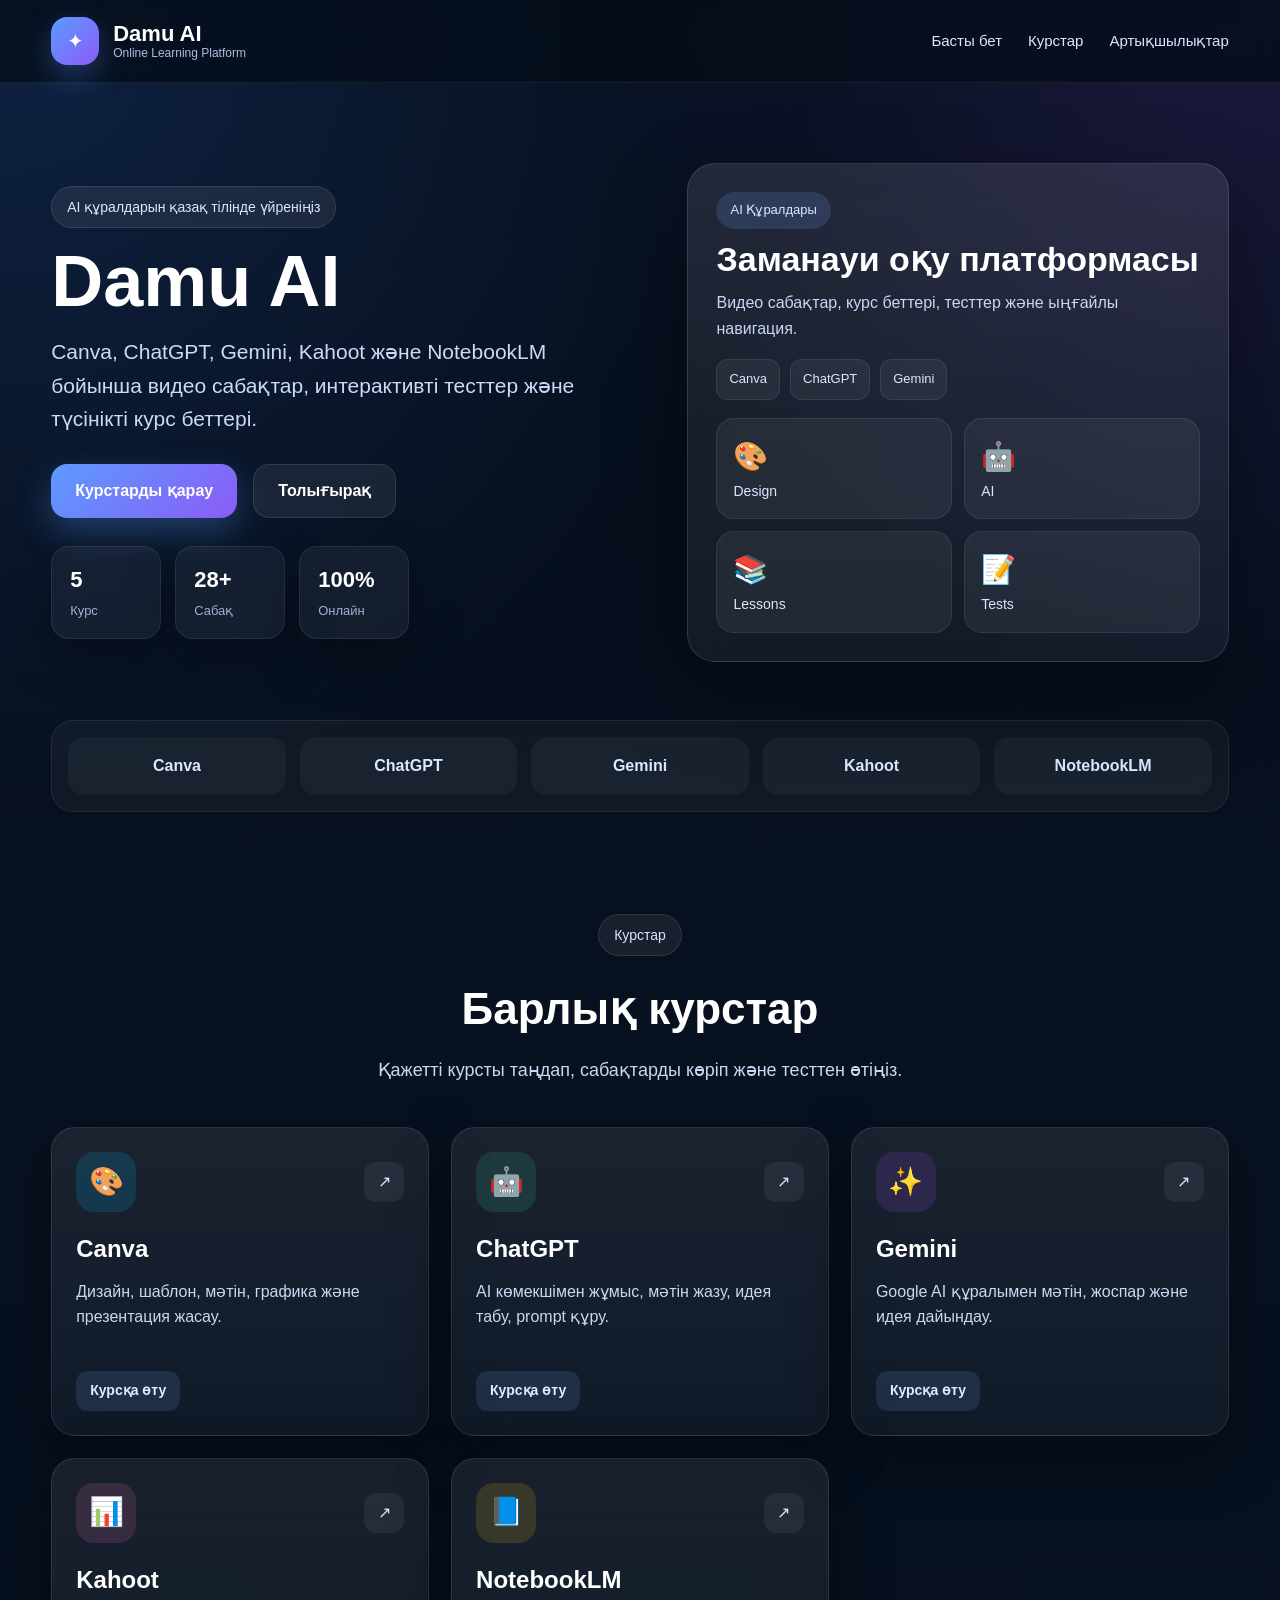
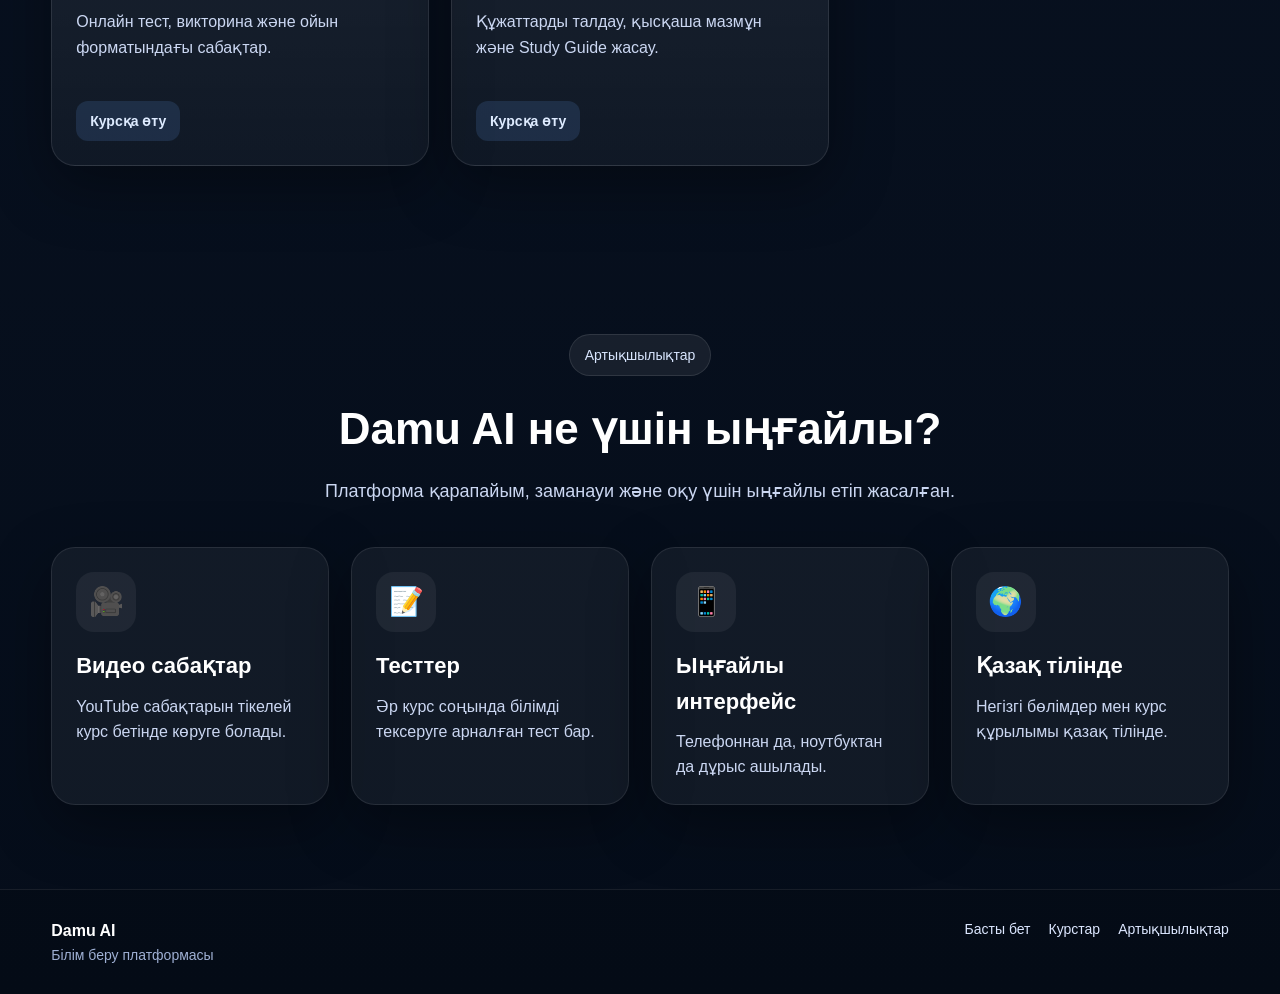
<file: index.html>
<!DOCTYPE html>
<html lang="kk">
<head>
  <meta charset="UTF-8" />
  <meta name="viewport" content="width=device-width, initial-scale=1.0" />
  <title>Damu AI</title>
  <link rel="stylesheet" href="style.css" />
</head>
<body>

  <header class="header">
    <div class="container header-inner">
      <a href="index.html" class="logo">
        <div class="logo-box">✦</div>
        <div class="logo-text">
          <strong>Damu AI</strong>
          <span>Online Learning Platform</span>
        </div>
      </a>

      <nav class="nav">
        <a href="#hero">Басты бет</a>
        <a href="#courses">Курстар</a>
        <a href="#features">Артықшылықтар</a>
      </nav>
    </div>
  </header>

  <section class="hero" id="hero">
    <div class="container hero-grid">
      <div class="hero-left">
        <div class="badge">AI құралдарын қазақ тілінде үйреніңіз</div>
        <h1>Damu AI</h1>
        <p>
          Canva, ChatGPT, Gemini, Kahoot және NotebookLM бойынша
          видео сабақтар, интерактивті тесттер және түсінікті курс беттері.
        </p>

        <div class="hero-buttons">
          <a href="#courses" class="btn btn-primary">Курстарды қарау</a>
          <a href="#features" class="btn btn-secondary">Толығырақ</a>
        </div>

        <div class="stats">
          <div class="stat">
            <strong>5</strong>
            <span>Курс</span>
          </div>
          <div class="stat">
            <strong>28+</strong>
            <span>Сабақ</span>
          </div>
          <div class="stat">
            <strong>100%</strong>
            <span>Онлайн</span>
          </div>
        </div>
      </div>

      <div class="hero-right">
        <div class="glass-card main-card">
          <div class="mini-badge">AI Құралдары</div>
          <h3>Заманауи оқу платформасы</h3>
          <p>Видео сабақтар, курс беттері, тесттер және ыңғайлы навигация.</p>

          <div class="tag-list">
            <span>Canva</span>
            <span>ChatGPT</span>
            <span>Gemini</span>
          </div>

          <div class="mini-grid">
            <div class="mini-item">🎨<span>Design</span></div>
            <div class="mini-item">🤖<span>AI</span></div>
            <div class="mini-item">📚<span>Lessons</span></div>
            <div class="mini-item">📝<span>Tests</span></div>
          </div>
        </div>
      </div>
    </div>
  </section>

  <section class="strip">
    <div class="container strip-inner">
      <span>Canva</span>
      <span>ChatGPT</span>
      <span>Gemini</span>
      <span>Kahoot</span>
      <span>NotebookLM</span>
    </div>
  </section>

  <section class="courses" id="courses">
    <div class="container">
      <div class="section-head">
        <div class="badge">Курстар</div>
        <h2>Барлық курстар</h2>
        <p>Қажетті курсты таңдап, сабақтарды көріп және тесттен өтіңіз.</p>
      </div>

      <div class="course-grid">
        <a href="canva.html" class="course-card">
          <div class="course-top">
            <div class="icon canva">🎨</div>
            <div class="arrow">↗</div>
          </div>
          <h3>Canva</h3>
          <p>Дизайн, шаблон, мәтін, графика және презентация жасау.</p>
          <span class="card-link">Курсқа өту</span>
        </a>

        <a href="chatgpt.html" class="course-card">
          <div class="course-top">
            <div class="icon chatgpt">🤖</div>
            <div class="arrow">↗</div>
          </div>
          <h3>ChatGPT</h3>
          <p>AI көмекшімен жұмыс, мәтін жазу, идея табу, prompt құру.</p>
          <span class="card-link">Курсқа өту</span>
        </a>

        <a href="gemini.html" class="course-card">
          <div class="course-top">
            <div class="icon gemini">✨</div>
            <div class="arrow">↗</div>
          </div>
          <h3>Gemini</h3>
          <p>Google AI құралымен мәтін, жоспар және идея дайындау.</p>
          <span class="card-link">Курсқа өту</span>
        </a>

        <a href="kahoot.html" class="course-card">
          <div class="course-top">
            <div class="icon kahoot">📊</div>
            <div class="arrow">↗</div>
          </div>
          <h3>Kahoot</h3>
          <p>Онлайн тест, викторина және ойын форматындағы сабақтар.</p>
          <span class="card-link">Курсқа өту</span>
        </a>

        <a href="notebooklm.html" class="course-card">
          <div class="course-top">
            <div class="icon notebook">📘</div>
            <div class="arrow">↗</div>
          </div>
          <h3>NotebookLM</h3>
          <p>Құжаттарды талдау, қысқаша мазмұн және Study Guide жасау.</p>
          <span class="card-link">Курсқа өту</span>
        </a>
      </div>
    </div>
  </section>

  <section class="features" id="features">
    <div class="container">
      <div class="section-head">
        <div class="badge">Артықшылықтар</div>
        <h2>Damu AI не үшін ыңғайлы?</h2>
        <p>Платформа қарапайым, заманауи және оқу үшін ыңғайлы етіп жасалған.</p>
      </div>

      <div class="feature-grid">
        <div class="feature-card">
          <div class="feature-icon">🎥</div>
          <h3>Видео сабақтар</h3>
          <p>YouTube сабақтарын тікелей курс бетінде көруге болады.</p>
        </div>

        <div class="feature-card">
          <div class="feature-icon">📝</div>
          <h3>Тесттер</h3>
          <p>Әр курс соңында білімді тексеруге арналған тест бар.</p>
        </div>

        <div class="feature-card">
          <div class="feature-icon">📱</div>
          <h3>Ыңғайлы интерфейс</h3>
          <p>Телефоннан да, ноутбуктан да дұрыс ашылады.</p>
        </div>

        <div class="feature-card">
          <div class="feature-icon">🌍</div>
          <h3>Қазақ тілінде</h3>
          <p>Негізгі бөлімдер мен курс құрылымы қазақ тілінде.</p>
        </div>
      </div>
    </div>
  </section>

  <footer class="footer">
    <div class="container footer-inner">
      <div>
        <strong>Damu AI</strong>
        <p>Білім беру платформасы</p>
      </div>
      <div class="footer-links">
        <a href="#hero">Басты бет</a>
        <a href="#courses">Курстар</a>
        <a href="#features">Артықшылықтар</a>
      </div>
    </div>
  </footer>

</body>
</html>
</file>
<file: style.css>
* {
  margin: 0;
  padding: 0;
  box-sizing: border-box;
}

html {
  scroll-behavior: smooth;
}

body {
  font-family: Arial, sans-serif;
  background:
    radial-gradient(circle at top left, rgba(59,130,246,0.18), transparent 28%),
    radial-gradient(circle at top right, rgba(139,92,246,0.16), transparent 24%),
    linear-gradient(180deg, #050d1a 0%, #081120 45%, #050d1a 100%);
  color: #ffffff;
  line-height: 1.6;
  overflow-x: hidden;
}

a {
  text-decoration: none;
  color: inherit;
}

.container {
  width: min(1180px, 92%);
  margin: 0 auto;
}

.header {
  position: sticky;
  top: 0;
  z-index: 100;
  background: rgba(5, 13, 26, 0.8);
  backdrop-filter: blur(12px);
  border-bottom: 1px solid rgba(255,255,255,0.08);
}

.header-inner {
  min-height: 82px;
  display: flex;
  justify-content: space-between;
  align-items: center;
  gap: 20px;
}

.logo {
  display: flex;
  align-items: center;
  gap: 14px;
}

.logo-box {
  width: 48px;
  height: 48px;
  border-radius: 16px;
  display: flex;
  align-items: center;
  justify-content: center;
  background: linear-gradient(135deg, #5b9bff, #8b5cf6);
  box-shadow: 0 12px 30px rgba(91, 155, 255, 0.3);
  font-size: 20px;
}

.logo-text {
  display: flex;
  flex-direction: column;
  line-height: 1.1;
}

.logo-text strong {
  font-size: 22px;
}

.logo-text span {
  font-size: 12px;
  color: #aebede;
}

.nav {
  display: flex;
  gap: 26px;
  flex-wrap: wrap;
}

.nav a {
  color: #dce7ff;
  font-size: 15px;
  transition: 0.25s;
}

.nav a:hover {
  color: #8eb7ff;
}

.hero {
  padding: 80px 0 50px;
}

.hero-grid {
  display: grid;
  grid-template-columns: 1.05fr 0.95fr;
  gap: 38px;
  align-items: center;
}

.hero-left h1 {
  font-size: 72px;
  line-height: 0.98;
  margin-bottom: 18px;
}

.hero-left p {
  font-size: 21px;
  color: #ccdaf7;
  max-width: 590px;
  margin-bottom: 28px;
}

.badge {
  display: inline-block;
  padding: 9px 15px;
  border-radius: 999px;
  font-size: 14px;
  color: #d9e6ff;
  background: rgba(255,255,255,0.07);
  border: 1px solid rgba(255,255,255,0.1);
  margin-bottom: 18px;
}

.hero-buttons {
  display: flex;
  gap: 16px;
  flex-wrap: wrap;
  margin-bottom: 28px;
}

.btn {
  min-height: 54px;
  padding: 0 24px;
  border-radius: 16px;
  display: inline-flex;
  align-items: center;
  justify-content: center;
  font-weight: 700;
  transition: 0.25s;
}

.btn-primary {
  background: linear-gradient(135deg, #5b9bff, #8b5cf6);
  box-shadow: 0 14px 34px rgba(91,155,255,0.3);
}

.btn-secondary {
  background: rgba(255,255,255,0.07);
  border: 1px solid rgba(255,255,255,0.1);
}

.btn:hover {
  transform: translateY(-2px);
}

.stats {
  display: flex;
  gap: 14px;
  flex-wrap: wrap;
}

.stat {
  min-width: 110px;
  padding: 15px 18px;
  border-radius: 18px;
  background: rgba(255,255,255,0.05);
  border: 1px solid rgba(255,255,255,0.08);
  box-shadow: 0 20px 50px rgba(0,0,0,0.28);
}

.stat strong {
  display: block;
  font-size: 22px;
}

.stat span {
  font-size: 13px;
  color: #9eb0d3;
}

.hero-right {
  display: flex;
  justify-content: center;
}

.glass-card {
  width: 100%;
  max-width: 560px;
  padding: 28px;
  border-radius: 28px;
  background: linear-gradient(180deg, rgba(255,255,255,0.1), rgba(255,255,255,0.05));
  border: 1px solid rgba(255,255,255,0.12);
  box-shadow: 0 30px 80px rgba(0,0,0,0.35);
  backdrop-filter: blur(18px);
}

.main-card h3 {
  font-size: 34px;
  line-height: 1.1;
  margin: 12px 0;
}

.main-card p {
  color: #c8d7f5;
  margin-bottom: 18px;
}

.mini-badge {
  display: inline-block;
  padding: 8px 14px;
  border-radius: 999px;
  background: rgba(110,168,255,0.16);
  color: #dceaff;
  font-size: 13px;
}

.tag-list {
  display: flex;
  gap: 10px;
  flex-wrap: wrap;
  margin-bottom: 18px;
}

.tag-list span {
  padding: 9px 12px;
  border-radius: 12px;
  background: rgba(255,255,255,0.06);
  border: 1px solid rgba(255,255,255,0.08);
  font-size: 13px;
  color: #dbe7ff;
}

.mini-grid {
  display: grid;
  grid-template-columns: repeat(2, 1fr);
  gap: 12px;
}

.mini-item {
  min-height: 100px;
  padding: 16px;
  border-radius: 18px;
  background: rgba(255,255,255,0.06);
  border: 1px solid rgba(255,255,255,0.08);
  display: flex;
  flex-direction: column;
  justify-content: space-between;
  font-size: 28px;
}

.mini-item span {
  font-size: 14px;
  color: #dbe6ff;
}

.strip {
  padding: 8px 0 18px;
}

.strip-inner {
  display: grid;
  grid-template-columns: repeat(5, 1fr);
  gap: 14px;
  padding: 16px;
  border-radius: 22px;
  background: rgba(255,255,255,0.04);
  border: 1px solid rgba(255,255,255,0.08);
}

.strip-inner span {
  min-height: 58px;
  border-radius: 16px;
  display: flex;
  align-items: center;
  justify-content: center;
  background: rgba(255,255,255,0.04);
  font-weight: 700;
  color: #dce7ff;
}

.courses,
.features {
  padding: 84px 0;
}

.section-head {
  text-align: center;
  max-width: 760px;
  margin: 0 auto 42px;
}

.section-head h2 {
  font-size: 44px;
  margin-bottom: 12px;
}

.section-head p {
  color: #cbd7f2;
  font-size: 18px;
}

.course-grid {
  display: grid;
  grid-template-columns: repeat(3, 1fr);
  gap: 22px;
}

.course-card {
  padding: 24px;
  border-radius: 24px;
  background: linear-gradient(180deg, rgba(255,255,255,0.08), rgba(255,255,255,0.04));
  border: 1px solid rgba(255,255,255,0.1);
  box-shadow: 0 20px 60px rgba(0,0,0,0.35);
  transition: 0.28s ease;
}

.course-card:hover {
  transform: translateY(-6px);
  border-color: rgba(110,168,255,0.34);
}

.course-top {
  display: flex;
  justify-content: space-between;
  align-items: center;
  margin-bottom: 18px;
}

.icon {
  width: 60px;
  height: 60px;
  border-radius: 18px;
  display: flex;
  align-items: center;
  justify-content: center;
  font-size: 28px;
}

.canva { background: rgba(0,197,255,0.14); }
.chatgpt { background: rgba(52,211,153,0.14); }
.gemini { background: rgba(168,85,247,0.14); }
.kahoot { background: rgba(244,114,182,0.14); }
.notebook { background: rgba(250,204,21,0.14); }

.arrow {
  width: 40px;
  height: 40px;
  border-radius: 12px;
  background: rgba(255,255,255,0.06);
  display: flex;
  align-items: center;
  justify-content: center;
  color: #dce8ff;
}

.course-card h3 {
  font-size: 24px;
  margin-bottom: 10px;
}

.course-card p {
  color: #cbd7f2;
  min-height: 74px;
  margin-bottom: 18px;
}

.card-link {
  display: inline-flex;
  min-height: 40px;
  align-items: center;
  padding: 0 14px;
  border-radius: 12px;
  background: rgba(110,168,255,0.14);
  color: #deebff;
  font-weight: 700;
  font-size: 14px;
}

.feature-grid {
  display: grid;
  grid-template-columns: repeat(4, 1fr);
  gap: 22px;
}

.feature-card {
  padding: 24px;
  border-radius: 24px;
  background: rgba(255,255,255,0.05);
  border: 1px solid rgba(255,255,255,0.09);
  box-shadow: 0 20px 60px rgba(0,0,0,0.35);
}

.feature-icon {
  width: 60px;
  height: 60px;
  border-radius: 18px;
  display: flex;
  align-items: center;
  justify-content: center;
  margin-bottom: 16px;
  font-size: 28px;
  background: rgba(255,255,255,0.06);
}

.feature-card h3 {
  font-size: 22px;
  margin-bottom: 10px;
}

.feature-card p {
  color: #cbd7f2;
}

.footer {
  padding: 28px 0;
  border-top: 1px solid rgba(255,255,255,0.08);
  background: rgba(0,0,0,0.16);
}

.footer-inner {
  display: flex;
  justify-content: space-between;
  gap: 20px;
  flex-wrap: wrap;
}

.footer-inner p {
  color: #9fb0d4;
  font-size: 14px;
}

.footer-links {
  display: flex;
  gap: 18px;
  flex-wrap: wrap;
}

.footer-links a {
  color: #dce7ff;
  font-size: 14px;
}

@media (max-width: 1100px) {
  .hero-grid {
    grid-template-columns: 1fr;
  }

  .course-grid {
    grid-template-columns: repeat(2, 1fr);
  }

  .feature-grid {
    grid-template-columns: repeat(2, 1fr);
  }

  .strip-inner {
    grid-template-columns: repeat(3, 1fr);
  }
}

@media (max-width: 760px) {
  .header-inner {
    min-height: auto;
    padding: 16px 0;
    flex-direction: column;
    align-items: flex-start;
  }

  .nav {
    gap: 14px;
  }

  .hero-left h1 {
    font-size: 50px;
  }

  .hero-left p {
    font-size: 17px;
  }

  .mini-grid,
  .strip-inner,
  .course-grid,
  .feature-grid {
    grid-template-columns: 1fr;
  }

  .section-head h2 {
    font-size: 32px;
  }
}
</file>
